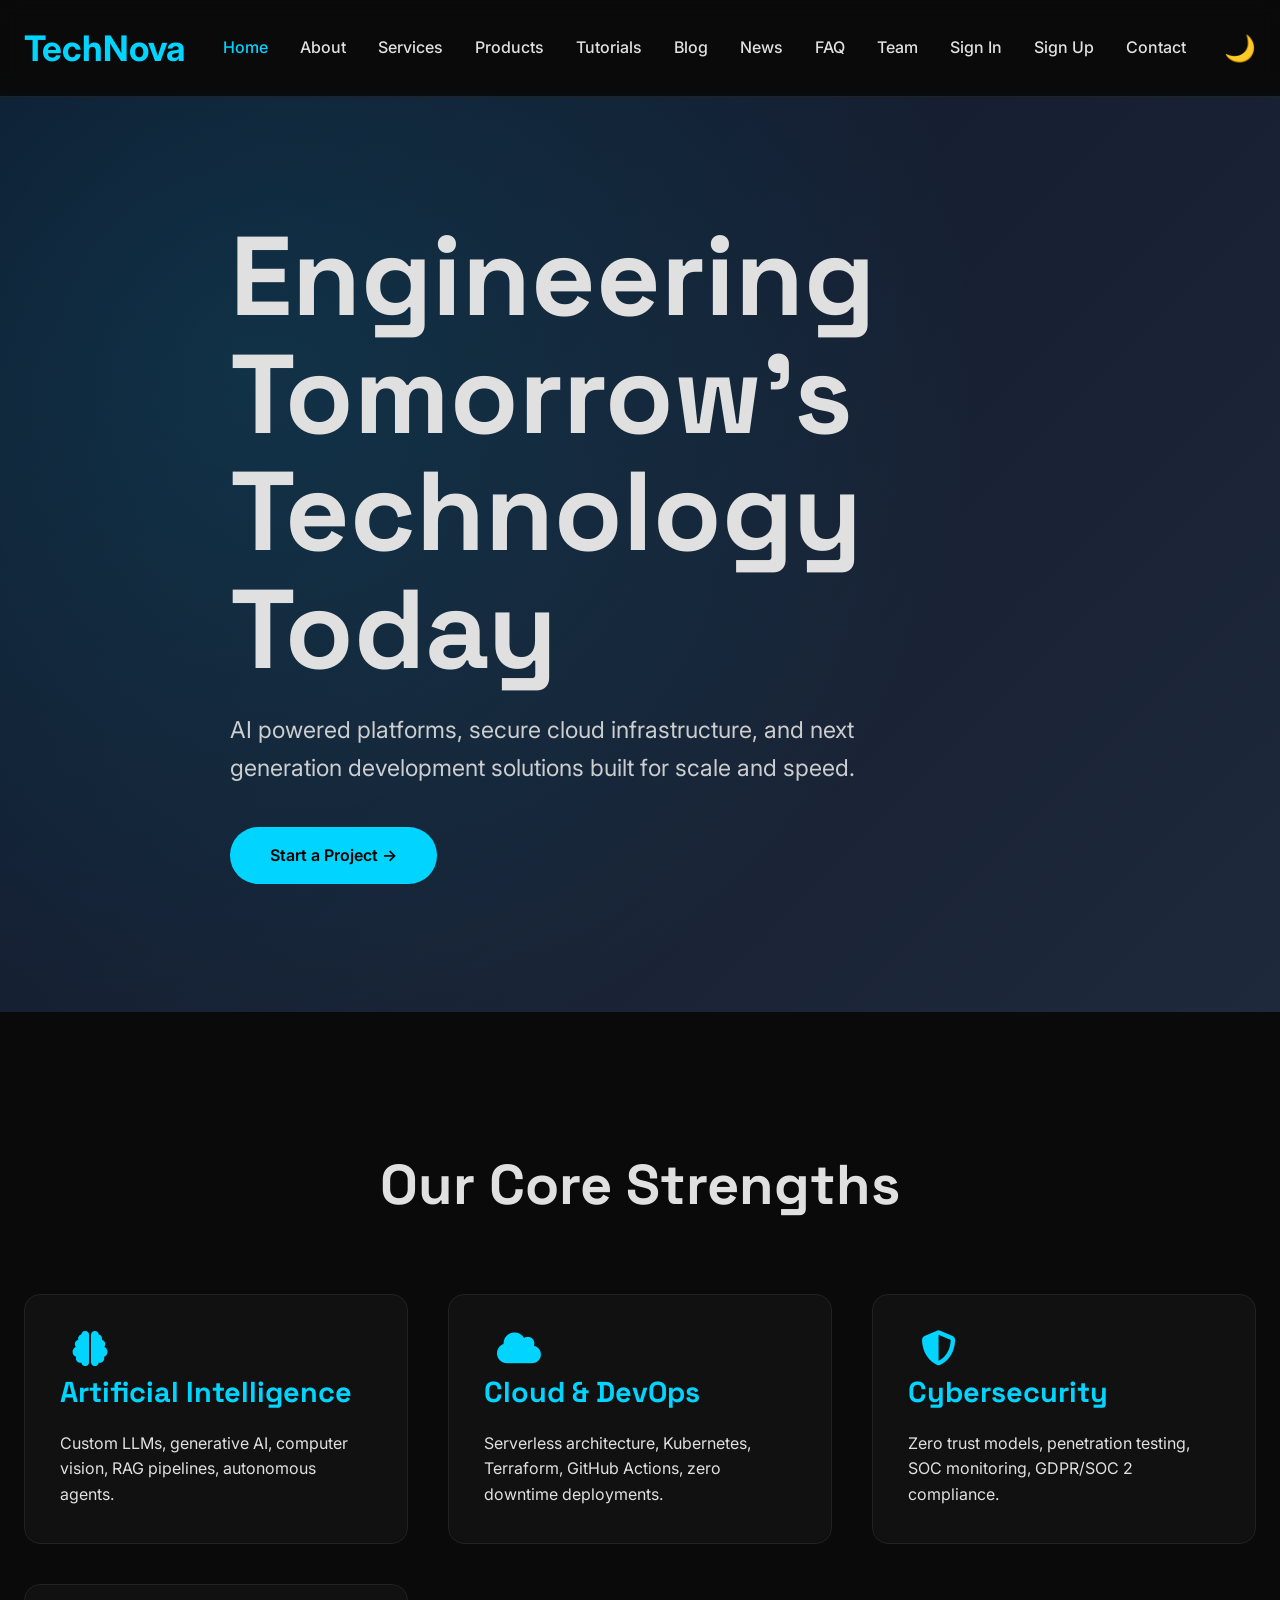
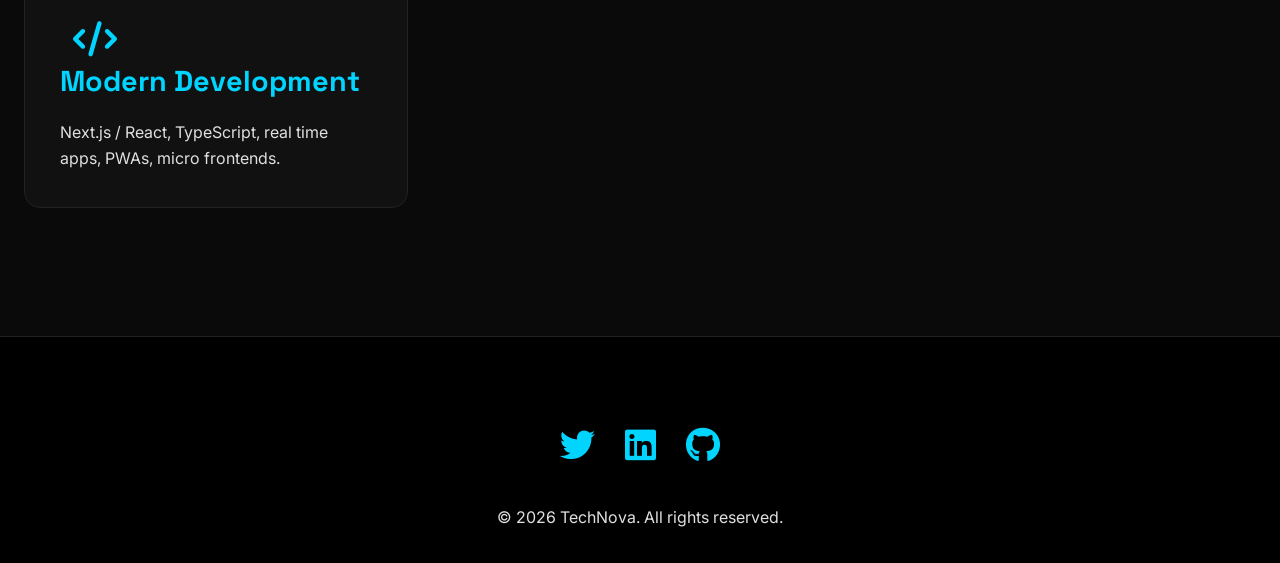
<file: index.html>
<!DOCTYPE html>
<html lang="en">
<head>
  <meta charset="UTF-8" />
  <meta name="viewport" content="width=device-width, initial-scale=1.0"/>
  <title>TechNova – Intelligent Technology Solutions</title>
  <meta name="description" content="AI, Cloud, Cybersecurity and Modern Software Development"/>
  <link rel="preconnect" href="https://fonts.googleapis.com">
  <link rel="preconnect" href="https://fonts.gstatic.com" crossorigin>
  <link href="https://fonts.googleapis.com/css2?family=Inter:wght@300;400;500;600;700&family=Space+Grotesk:wght@500;600;700&display=swap" rel="stylesheet">
  <link rel="stylesheet" href="https://cdnjs.cloudflare.com/ajax/libs/font-awesome/6.5.0/css/all.min.css">
  <link href="https://unpkg.com/aos@2.3.1/dist/aos.css" rel="stylesheet">
  <link rel="stylesheet" href="style.css">
</head>
<body>

  <header>
  <div class="container">
    <nav style="display: flex; justify-content: space-between; align-items: center; padding: 1.25rem 0;">
      
      <!-- Left corner: TechNova logo -->
      <a href="index.html" class="logo" style="font-size: 2.2rem; font-weight: 700; color: var(--accent); text-decoration: none;">
        TechNova
      </a>

      <!-- Center: Navigation links (spaced evenly) -->
      <div class="nav-links" style="display: flex; align-items: center; gap: 2rem; flex-wrap: wrap; justify-content: center;">
        <a href="index.html">Home</a>
        <a href="about.html">About</a>
        <a href="services.html">Services</a>
        <a href="products.html">Products</a>
        <a href="tutorials.html">Tutorials</a>
        <a href="blog.html">Blog</a>
        <a href="news.html">News</a>
        <a href="faq.html">FAQ</a>
        <a href="team.html">Team</a>
        <a href="signin.html">Sign In</a>
        <a href="signup.html">Sign Up</a>
        <a href="contact.html">Contact</a>
      </div>

      <!-- Right corner: Theme toggle (moon icon) -->
      <button class="theme-toggle" style="background: none; border: none; font-size: 1.6rem; cursor: pointer; color: var(--text);">
        🌙
      </button>

      <!-- Hamburger menu (only visible on mobile) -->
      <div class="hamburger">
        <span></span>
        <span></span>
        <span></span>
      </div>
    </nav>
  </div>
</header>

  <main>
    <section class="hero" data-aos="fade-up">
      <div class="container">
        <div class="hero-content">
          <h1 class="hero-title">Engineering Tomorrow's Technology Today</h1>
          <p class="hero-subtitle">AI powered platforms, secure cloud infrastructure, and next generation development solutions built for scale and speed.</p>
          <a href="contact.html" class="btn">Start a Project →</a>
        </div>
      </div>
    </section>

    <section id="features">
      <div class="container">
        <h2 data-aos="fade-up">Our Core Strengths</h2>
        <div class="grid">
          <div class="card" data-aos="fade-up" data-aos-delay="100">
            <i class="fas fa-brain fa-icon"></i>
            <h3>Artificial Intelligence</h3>
            <p>Custom LLMs, generative AI, computer vision, RAG pipelines, autonomous agents.</p>
          </div>
          <div class="card" data-aos="fade-up" data-aos-delay="200">
            <i class="fas fa-cloud fa-icon"></i>
            <h3>Cloud & DevOps</h3>
            <p>Serverless architecture, Kubernetes, Terraform, GitHub Actions, zero downtime deployments.</p>
          </div>
          <div class="card" data-aos="fade-up" data-aos-delay="300">
            <i class="fas fa-shield-alt fa-icon"></i>
            <h3>Cybersecurity</h3>
            <p>Zero trust models, penetration testing, SOC monitoring, GDPR/SOC 2 compliance.</p>
          </div>
          <div class="card" data-aos="fade-up" data-aos-delay="400">
            <i class="fas fa-code fa-icon"></i>
            <h3>Modern Development</h3>
            <p>Next.js / React, TypeScript, real time apps, PWAs, micro frontends.</p>
          </div>
        </div>
      </div>
    </section>
  </main>

 <footer>
    <div class="container">
      <div style="margin-bottom: 2rem;">
        <a href="https://x.com/keyani_302" class="fa-icon" target="_blank" rel="noopener noreferrer"><i class="fab fa-twitter"></i></a>
        <a href="https://www.linkedin.com/in/muneeb-iftikhar-cs/" class="fa-icon" target="_blank" rel="noopener noreferrer"><i class="fab fa-linkedin"></i></a>
        <a href="https://github.com/Muneeb-software" class="fa-icon" target="_blank" rel="noopener noreferrer"><i class="fab fa-github"></i></a>
      </div>
      <p>© 2026 TechNova. All rights reserved.</p>
    </div>
  </footer>

  <script src="https://unpkg.com/aos@2.3.1/dist/aos.js"></script>
  <script>
    AOS.init({ duration: 800, once: true });
  </script>
  <script src="script.js"></script>
</body>
</html>
</file>
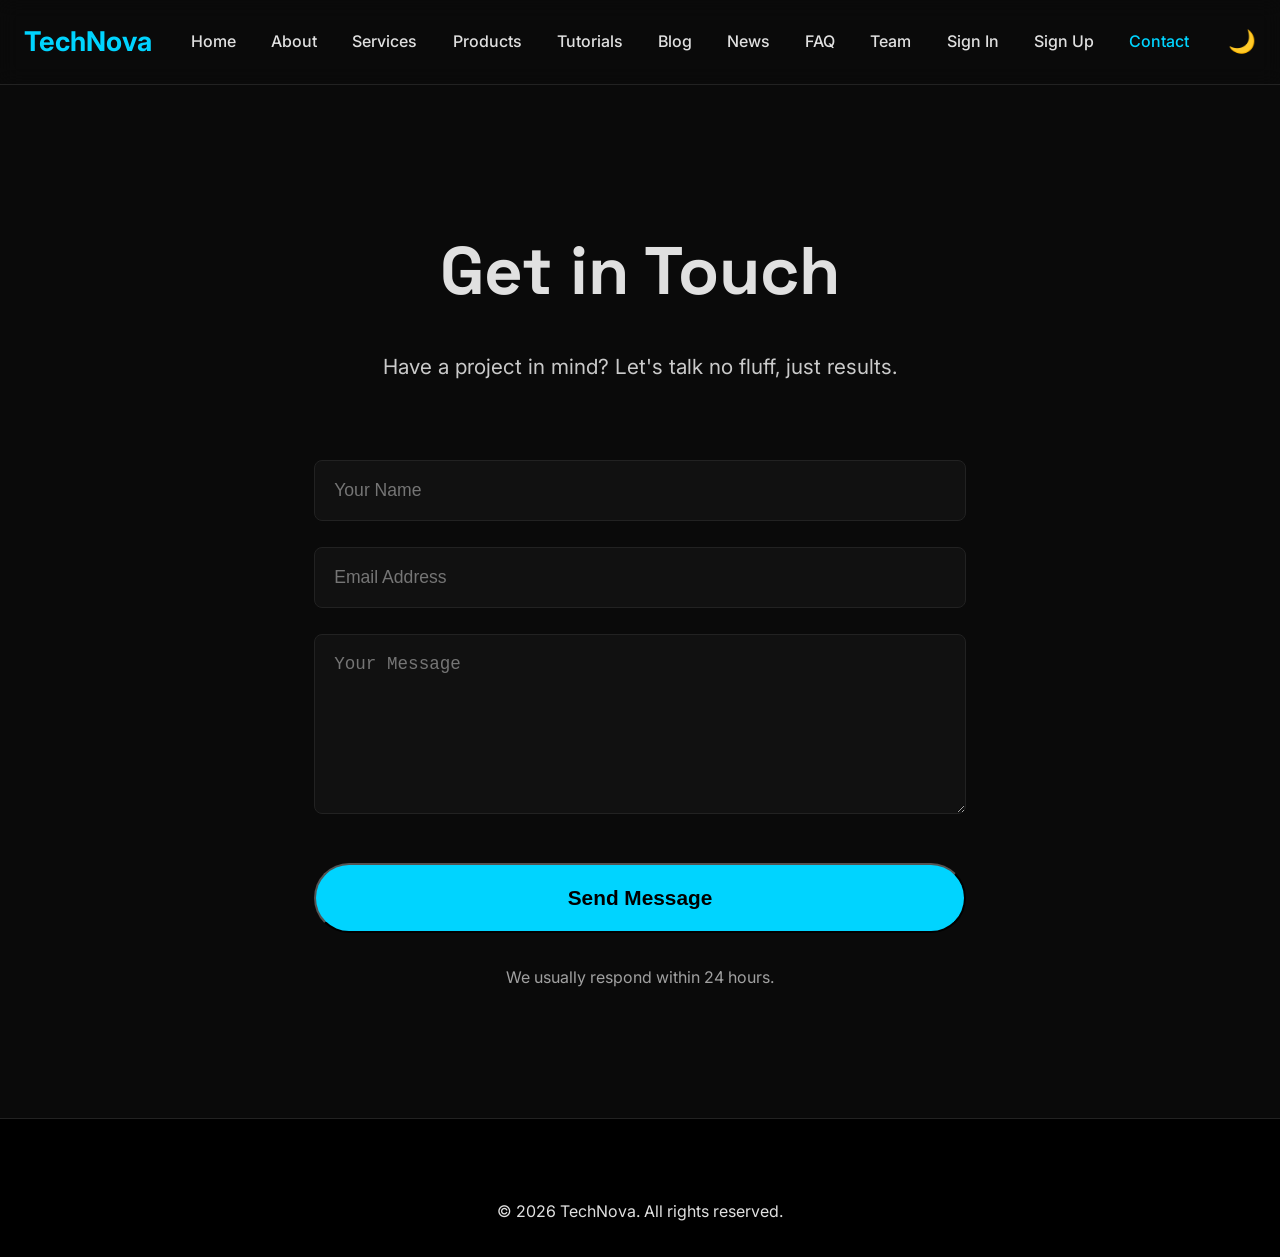
<file: contact.html>
<!DOCTYPE html>
<html lang="en">
<head>
  <meta charset="UTF-8" />
  <meta name="viewport" content="width=device-width, initial-scale=1.0"/>
  <title>Contact Us – TechNova</title>
  <link rel="preconnect" href="https://fonts.googleapis.com">
  <link rel="preconnect" href="https://fonts.gstatic.com" crossorigin>
  <link href="https://fonts.googleapis.com/css2?family=Inter:wght@300;400;500;600;700&family=Space+Grotesk:wght@500;600;700&display=swap" rel="stylesheet">
  <link rel="stylesheet" href="https://cdnjs.cloudflare.com/ajax/libs/font-awesome/6.5.0/css/all.min.css">
  <link href="https://unpkg.com/aos@2.3.1/dist/aos.css" rel="stylesheet">
  <link rel="stylesheet" href="style.css">
</head>
<body>

<header>
    <div class="container">
      <nav>
        <a href="index.html" class="logo">TechNova</a>
        <div class="nav-links">
          <a href="index.html">Home</a>
          <a href="about.html">About</a>
          <a href="services.html">Services</a>
          <a href="products.html">Products</a>
          <a href="tutorials.html">Tutorials</a>
          <a href="blog.html">Blog</a>
          <a href="news.html">News</a>
          <a href="faq.html">FAQ</a>
          <a href="team.html">Team</a>
          <a href="signin.html">Sign In</a>
          <a href="signup.html">Sign Up</a>
          <a href="contact.html">Contact</a>
        </div>
        <div class="hamburger">
          <span></span>
          <span></span>
          <span></span>
        </div>
        <button class="theme-toggle">🌙</button>
      </nav>
    </div>
  </header>

  <main>
    <section style="padding-top: 8rem;">
      <div class="container" style="max-width: 700px;">
        <h1 data-aos="fade-up" style="font-size: 4.2rem; text-align:center; margin-bottom: 1.5rem;">Get in Touch</h1>
        <p data-aos="fade-up" data-aos-delay="100" style="text-align:center; font-size:1.3rem; margin-bottom: 4rem; opacity:0.9;">
          Have a project in mind? Let's talk no fluff, just results.
        </p>

        <form data-aos="fade-up" data-aos-delay="200" action="https://formspree.io/f/YOUR_FORMSPREE_ID" method="POST">
          <input type="text" name="name" placeholder="Your Name" required style="width:100%; padding:1.2rem; margin:0.8rem 0; border-radius:8px; border:1px solid var(--border); background:var(--card); color:var(--text); font-size:1.1rem;">
          <input type="email" name="email" placeholder="Email Address" required style="width:100%; padding:1.2rem; margin:0.8rem 0; border-radius:8px; border:1px solid var(--border); background:var(--card); color:var(--text); font-size:1.1rem;">
          <textarea name="message" placeholder="Your Message" rows="7" required style="width:100%; padding:1.2rem; margin:0.8rem 0; border-radius:8px; border:1px solid var(--border); background:var(--card); color:var(--text); font-size:1.1rem;"></textarea>
          <button type="submit" class="btn" style="margin-top:1.8rem; width:100%; font-size:1.3rem; padding:1.3rem;">Send Message</button>
        </form>

        <p style="text-align:center; margin-top:2rem; opacity:0.7;">We usually respond within 24 hours.</p>
      </div>
    </section>
  </main>

  <footer>
    <div class="container">
      <p>© 2026 TechNova. All rights reserved.</p>
    </div>
  </footer>

  <script src="https://unpkg.com/aos@2.3.1/dist/aos.js"></script>
  <script>AOS.init({ duration: 800, once: true });</script>
  <script src="script.js"></script>
</body>
</html>
</file>
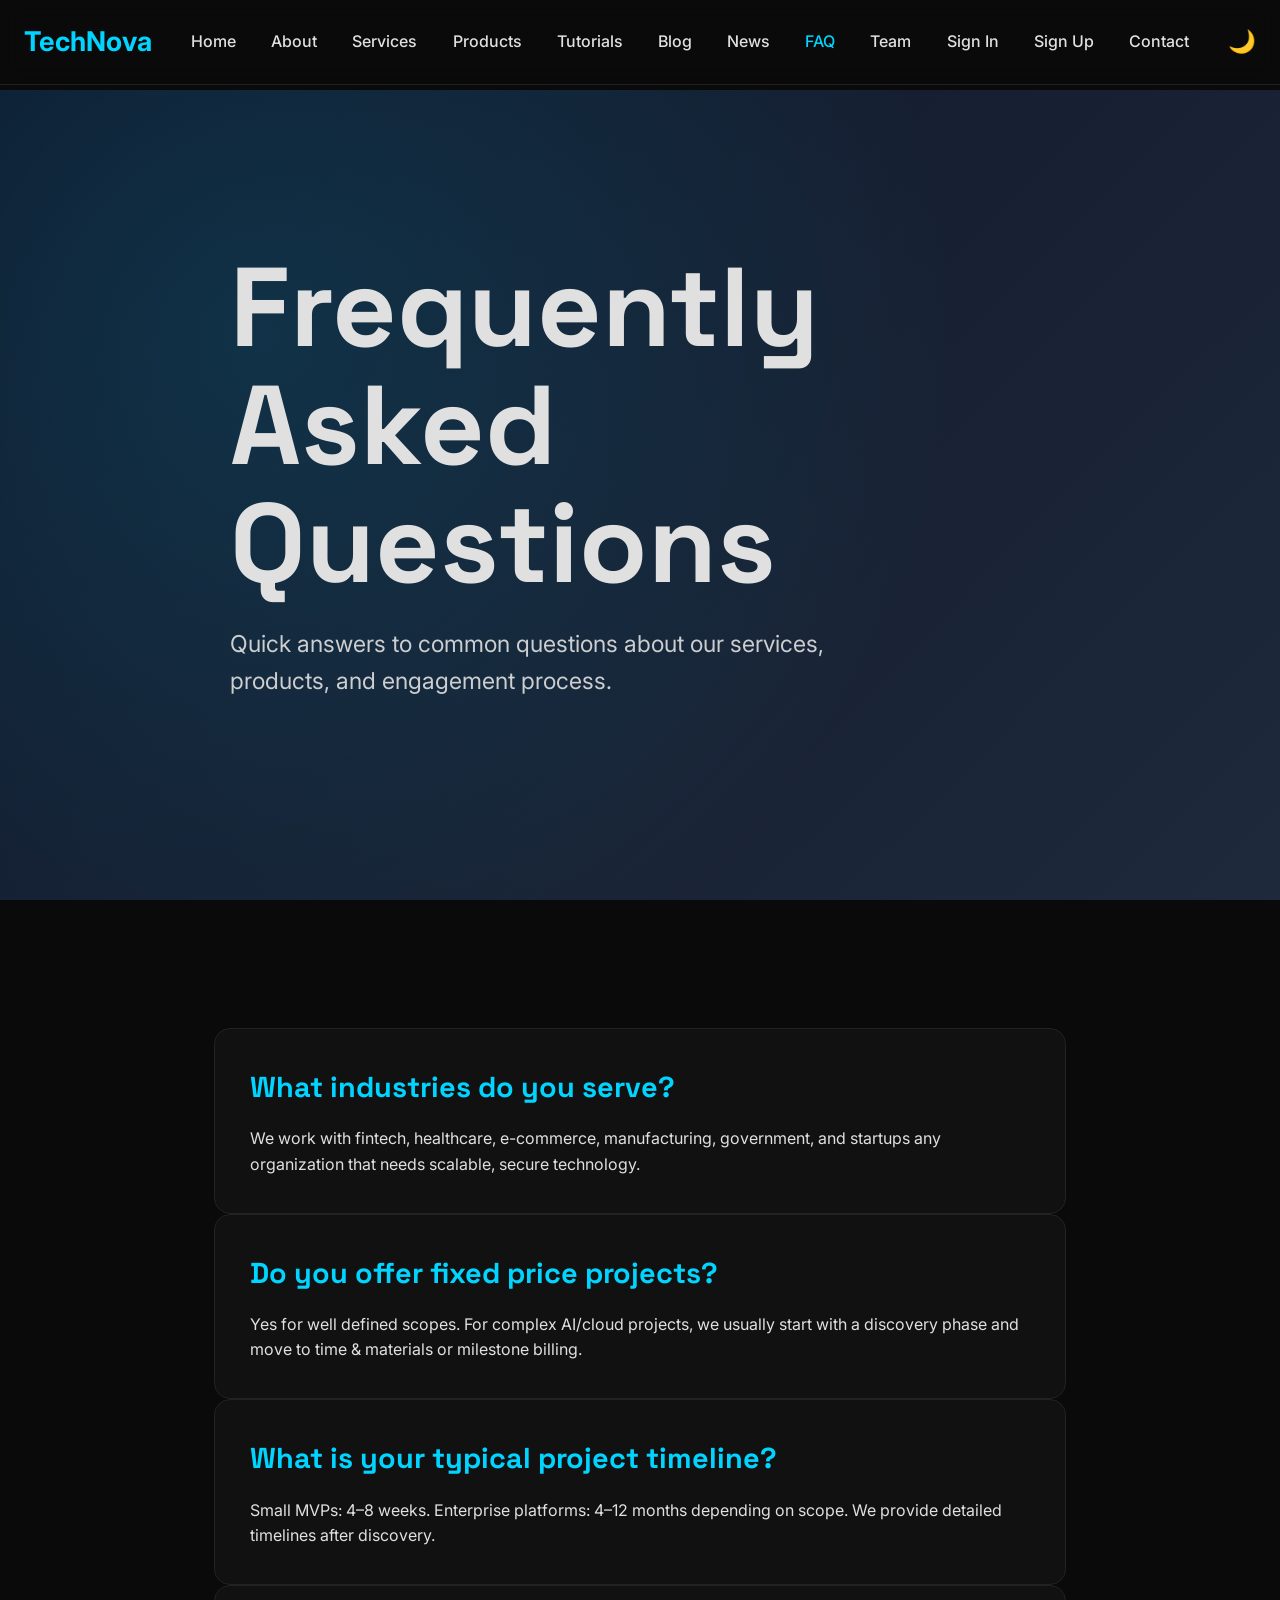
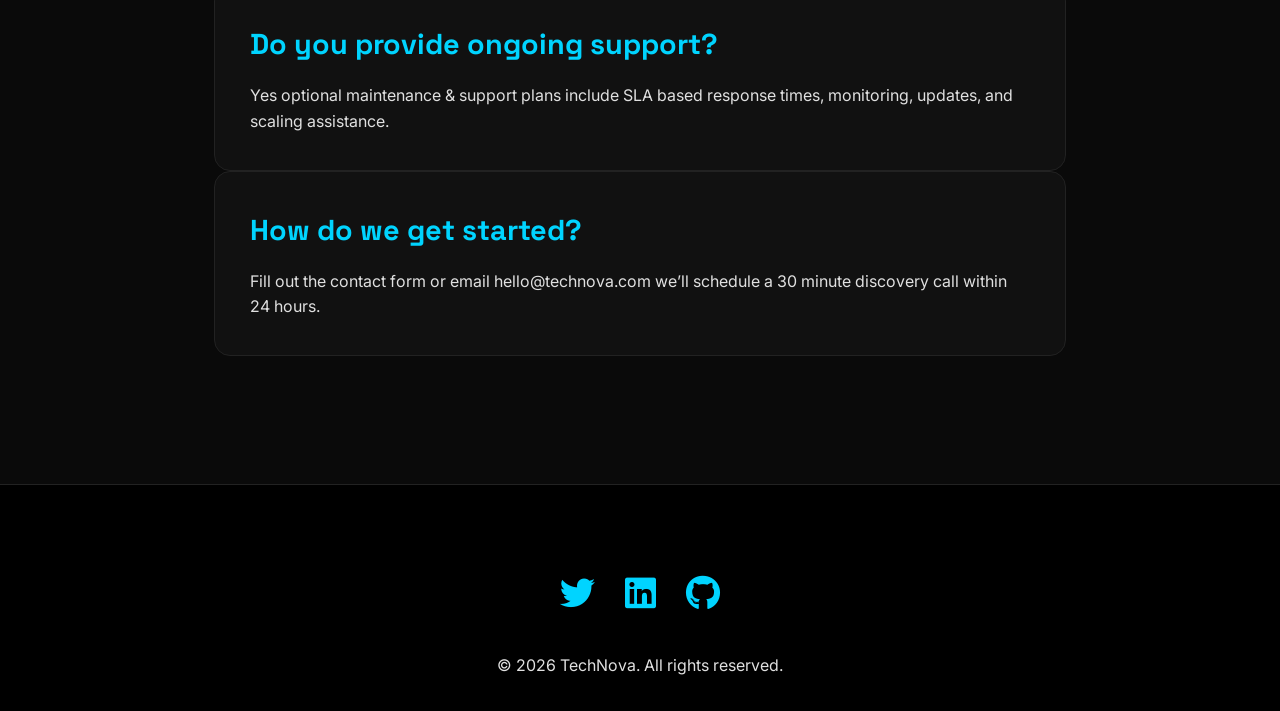
<file: faq.html>
<!DOCTYPE html>
<html lang="en">
<head>
  <meta charset="UTF-8" />
  <meta name="viewport" content="width=device-width, initial-scale=1.0"/>
  <title>FAQ – TechNova</title>
  <link rel="preconnect" href="https://fonts.googleapis.com">
  <link rel="preconnect" href="https://fonts.gstatic.com" crossorigin>
  <link href="https://fonts.googleapis.com/css2?family=Inter:wght@300;400;500;600;700&family=Space+Grotesk:wght@500;600;700&display=swap" rel="stylesheet">
  <link rel="stylesheet" href="https://cdnjs.cloudflare.com/ajax/libs/font-awesome/6.5.0/css/all.min.css">
  <link href="https://unpkg.com/aos@2.3.1/dist/aos.css" rel="stylesheet">
  <link rel="stylesheet" href="style.css">
</head>
<body>

 <header>
    <div class="container">
      <nav>
        <a href="index.html" class="logo">TechNova</a>
        <div class="nav-links">
          <a href="index.html">Home</a>
          <a href="about.html">About</a>
          <a href="services.html">Services</a>
          <a href="products.html">Products</a>
          <a href="tutorials.html">Tutorials</a>
          <a href="blog.html">Blog</a>
          <a href="news.html">News</a>
          <a href="faq.html">FAQ</a>
          <a href="team.html">Team</a>
          <a href="signin.html">Sign In</a>
          <a href="signup.html">Sign Up</a>
          <a href="contact.html">Contact</a>
        </div>
        <div class="hamburger">
          <span></span>
          <span></span>
          <span></span>
        </div>
        <button class="theme-toggle">🌙</button>
      </nav>
    </div>
  </header>

  <main>
    <section class="hero" data-aos="fade-up">
      <div class="container">
        <div class="hero-content">
          <h1 class="hero-title">Frequently Asked Questions</h1>
          <p class="hero-subtitle">Quick answers to common questions about our services, products, and engagement process.</p>
        </div>
      </div>
    </section>

    <section>
      <div class="container" style="max-width: 900px;">
        <div class="card" data-aos="fade-up">
          <h3>What industries do you serve?</h3>
          <p>We work with fintech, healthcare, e-commerce, manufacturing, government, and startups any organization that needs scalable, secure technology.</p>
        </div>
        <div class="card" data-aos="fade-up" data-aos-delay="100">
          <h3>Do you offer fixed price projects?</h3>
          <p>Yes for well defined scopes. For complex AI/cloud projects, we usually start with a discovery phase and move to time & materials or milestone billing.</p>
        </div>
        <div class="card" data-aos="fade-up" data-aos-delay="200">
          <h3>What is your typical project timeline?</h3>
          <p>Small MVPs: 4–8 weeks. Enterprise platforms: 4–12 months depending on scope. We provide detailed timelines after discovery.</p>
        </div>
        <div class="card" data-aos="fade-up" data-aos-delay="300">
          <h3>Do you provide ongoing support?</h3>
          <p>Yes optional maintenance & support plans include SLA based response times, monitoring, updates, and scaling assistance.</p>
        </div>
        <div class="card" data-aos="fade-up" data-aos-delay="400">
          <h3>How do we get started?</h3>
          <p>Fill out the contact form or email hello@technova.com we’ll schedule a 30 minute discovery call within 24 hours.</p>
        </div>
      </div>
    </section>
  </main>

  <footer>
    <div class="container">
      <div style="margin-bottom: 2rem;">
        <a href="https://x.com/keyani_302" class="fa-icon" target="_blank" rel="noopener noreferrer"><i class="fab fa-twitter"></i></a>
        <a href="https://www.linkedin.com/in/muneeb-iftikhar-cs/" class="fa-icon" target="_blank" rel="noopener noreferrer"><i class="fab fa-linkedin"></i></a>
        <a href="https://github.com/Muneeb-software" class="fa-icon" target="_blank" rel="noopener noreferrer"><i class="fab fa-github"></i></a>
      </div>
      <p>© 2026 TechNova. All rights reserved.</p>
    </div>
  </footer>

  <script src="https://unpkg.com/aos@2.3.1/dist/aos.js"></script>
  <script>AOS.init({ duration: 800, once: true });</script>
  <script src="script.js"></script>
</body>
</html>
</file>
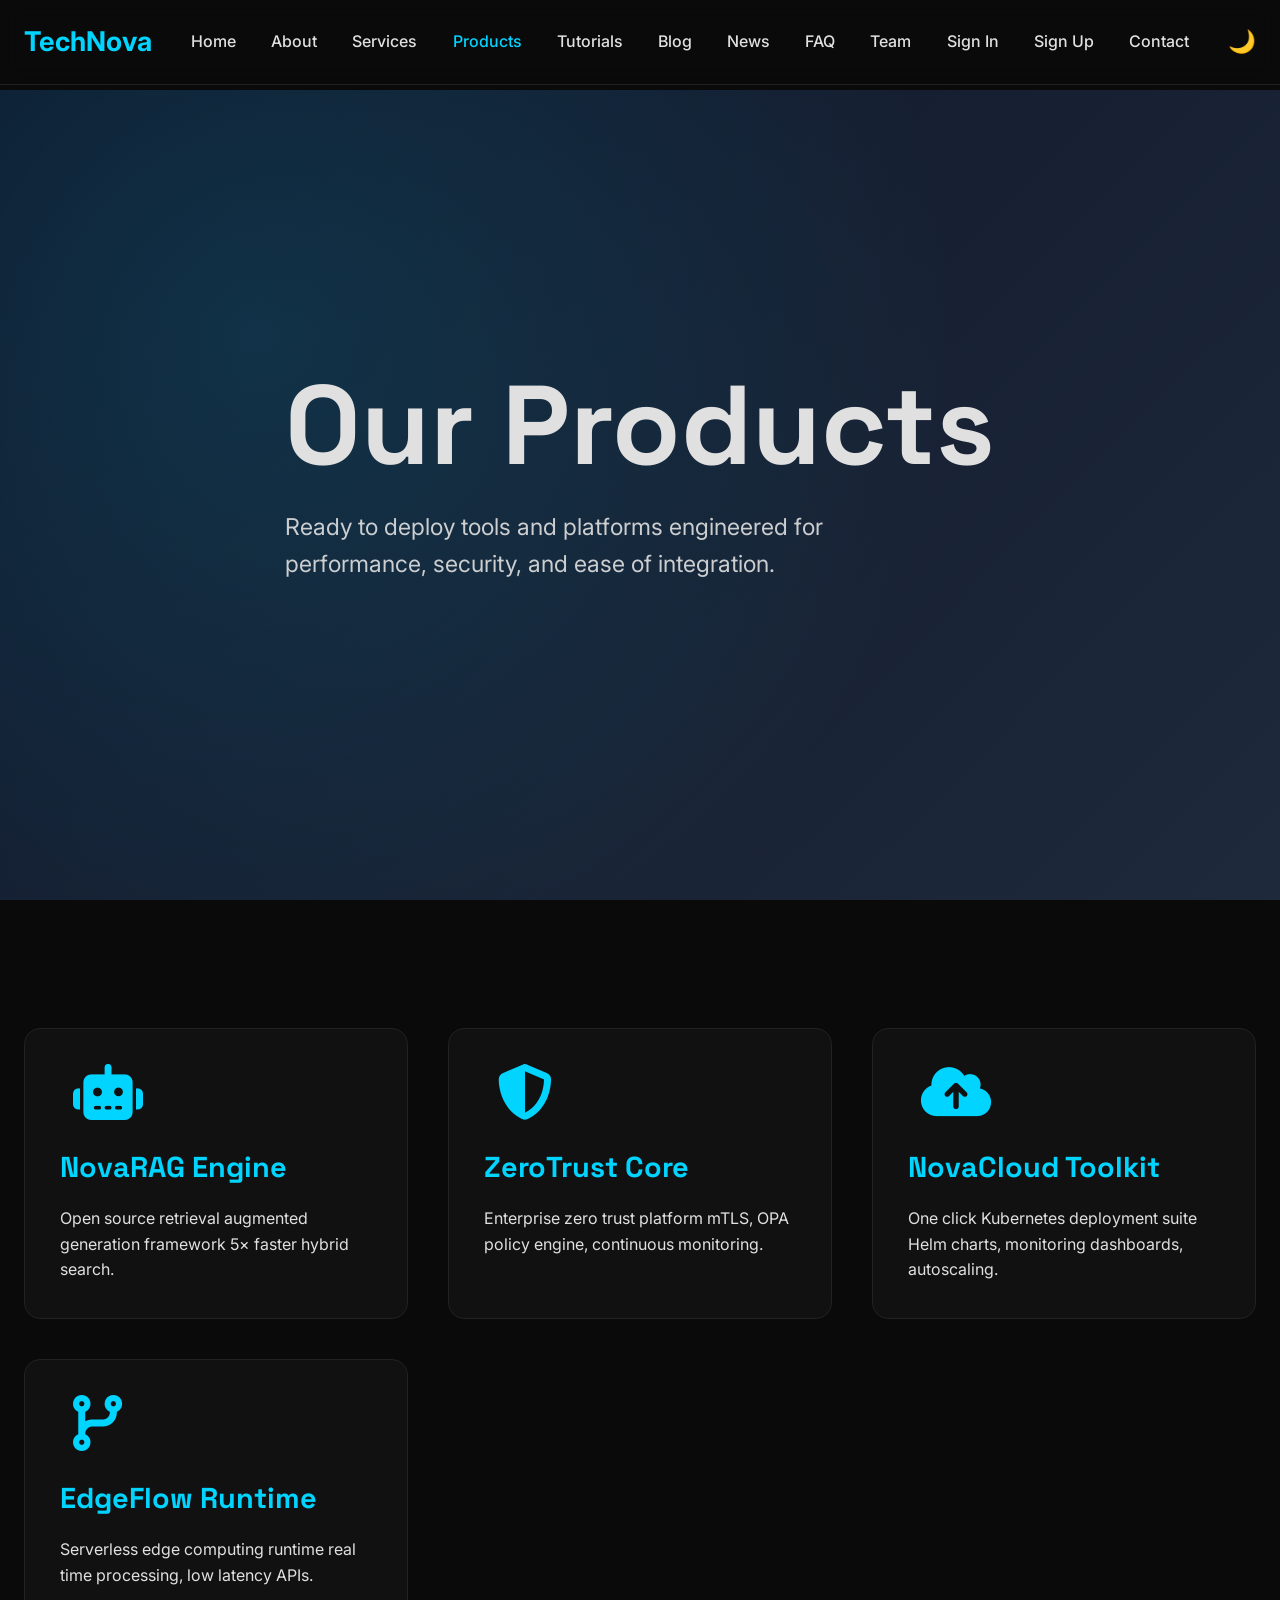
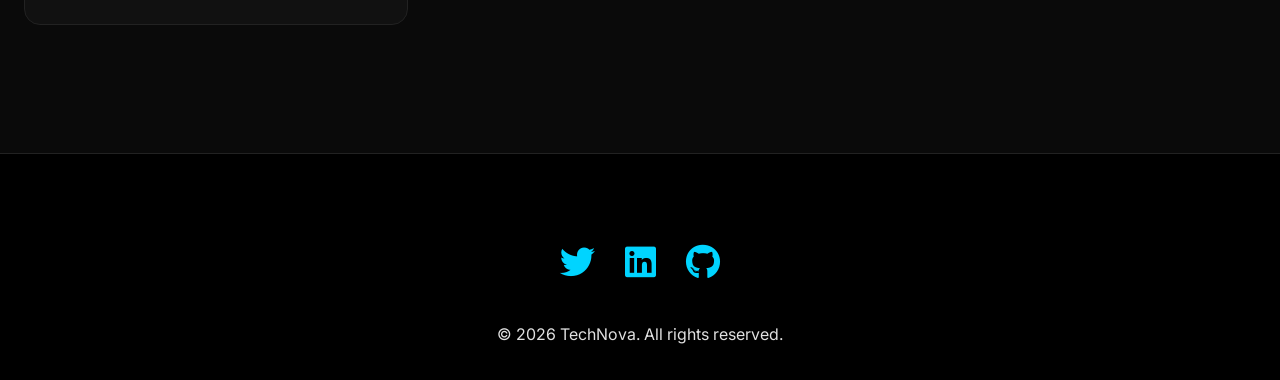
<file: products.html>
<!DOCTYPE html>
<html lang="en">
<head>
  <meta charset="UTF-8" />
  <meta name="viewport" content="width=device-width, initial-scale=1.0"/>
  <title>Products – TechNova</title>
  <link rel="preconnect" href="https://fonts.googleapis.com">
  <link rel="preconnect" href="https://fonts.gstatic.com" crossorigin>
  <link href="https://fonts.googleapis.com/css2?family=Inter:wght@300;400;500;600;700&family=Space+Grotesk:wght@500;600;700&display=swap" rel="stylesheet">
  <link rel="stylesheet" href="https://cdnjs.cloudflare.com/ajax/libs/font-awesome/6.5.0/css/all.min.css">
  <link href="https://unpkg.com/aos@2.3.1/dist/aos.css" rel="stylesheet">
  <link rel="stylesheet" href="style.css">
</head>
<body>

  <header>
    <div class="container">
      <nav>
        <a href="index.html" class="logo">TechNova</a>
        <div class="nav-links">
          <a href="index.html">Home</a>
          <a href="about.html">About</a>
          <a href="services.html">Services</a>
          <a href="products.html">Products</a>
          <a href="tutorials.html">Tutorials</a>
          <a href="blog.html">Blog</a>
          <a href="news.html">News</a>
          <a href="faq.html">FAQ</a>
          <a href="team.html">Team</a>
          <a href="signin.html">Sign In</a>
          <a href="signup.html">Sign Up</a>
          <a href="contact.html">Contact</a>
        </div>
        <div class="hamburger">
          <span></span>
          <span></span>
          <span></span>
        </div>
        <button class="theme-toggle">🌙</button>
      </nav>
    </div>
  </header>

  <main>
    <section class="hero" data-aos="fade-up">
      <div class="container">
        <div class="hero-content">
          <h1 class="hero-title">Our Products</h1>
          <p class="hero-subtitle">Ready to deploy tools and platforms engineered for performance, security, and ease of integration.</p>
        </div>
      </div>
    </section>

    <section>
      <div class="container">
        <div class="grid">
          <div class="card" data-aos="fade-up" data-aos-delay="100">
            <i class="fas fa-robot fa-icon" style="font-size:3.5rem; margin-bottom:1.5rem;"></i>
            <h3>NovaRAG Engine</h3>
            <p>Open source retrieval augmented generation framework  5× faster hybrid search.</p>
          </div>
          <div class="card" data-aos="fade-up" data-aos-delay="200">
            <i class="fas fa-shield-alt fa-icon" style="font-size:3.5rem; margin-bottom:1.5rem;"></i>
            <h3>ZeroTrust Core</h3>
            <p>Enterprise zero trust platform  mTLS, OPA policy engine, continuous monitoring.</p>
          </div>
          <div class="card" data-aos="fade-up" data-aos-delay="300">
            <i class="fas fa-cloud-upload-alt fa-icon" style="font-size:3.5rem; margin-bottom:1.5rem;"></i>
            <h3>NovaCloud Toolkit</h3>
            <p>One click Kubernetes deployment suite  Helm charts, monitoring dashboards, autoscaling.</p>
          </div>
          <div class="card" data-aos="fade-up" data-aos-delay="400">
            <i class="fas fa-code-branch fa-icon" style="font-size:3.5rem; margin-bottom:1.5rem;"></i>
            <h3>EdgeFlow Runtime</h3>
            <p>Serverless edge computing runtime  real time processing, low latency APIs.</p>
          </div>
        </div>
      </div>
    </section>
  </main>

  <footer>
    <div class="container">
      <div style="margin-bottom: 2rem;">
        <a href="https://x.com/keyani_302" class="fa-icon" target="_blank" rel="noopener noreferrer"><i class="fab fa-twitter"></i></a>
        <a href="https://www.linkedin.com/in/muneeb-iftikhar-cs/" class="fa-icon" target="_blank" rel="noopener noreferrer"><i class="fab fa-linkedin"></i></a>
        <a href="https://github.com/Muneeb-software" class="fa-icon" target="_blank" rel="noopener noreferrer"><i class="fab fa-github"></i></a>
      </div>
      <p>© 2026 TechNova. All rights reserved.</p>
    </div>
  </footer>

  <script src="https://unpkg.com/aos@2.3.1/dist/aos.js"></script>
  <script>AOS.init({ duration: 800, once: true });</script>
  <script src="script.js"></script>
</body>
</html>
</file>
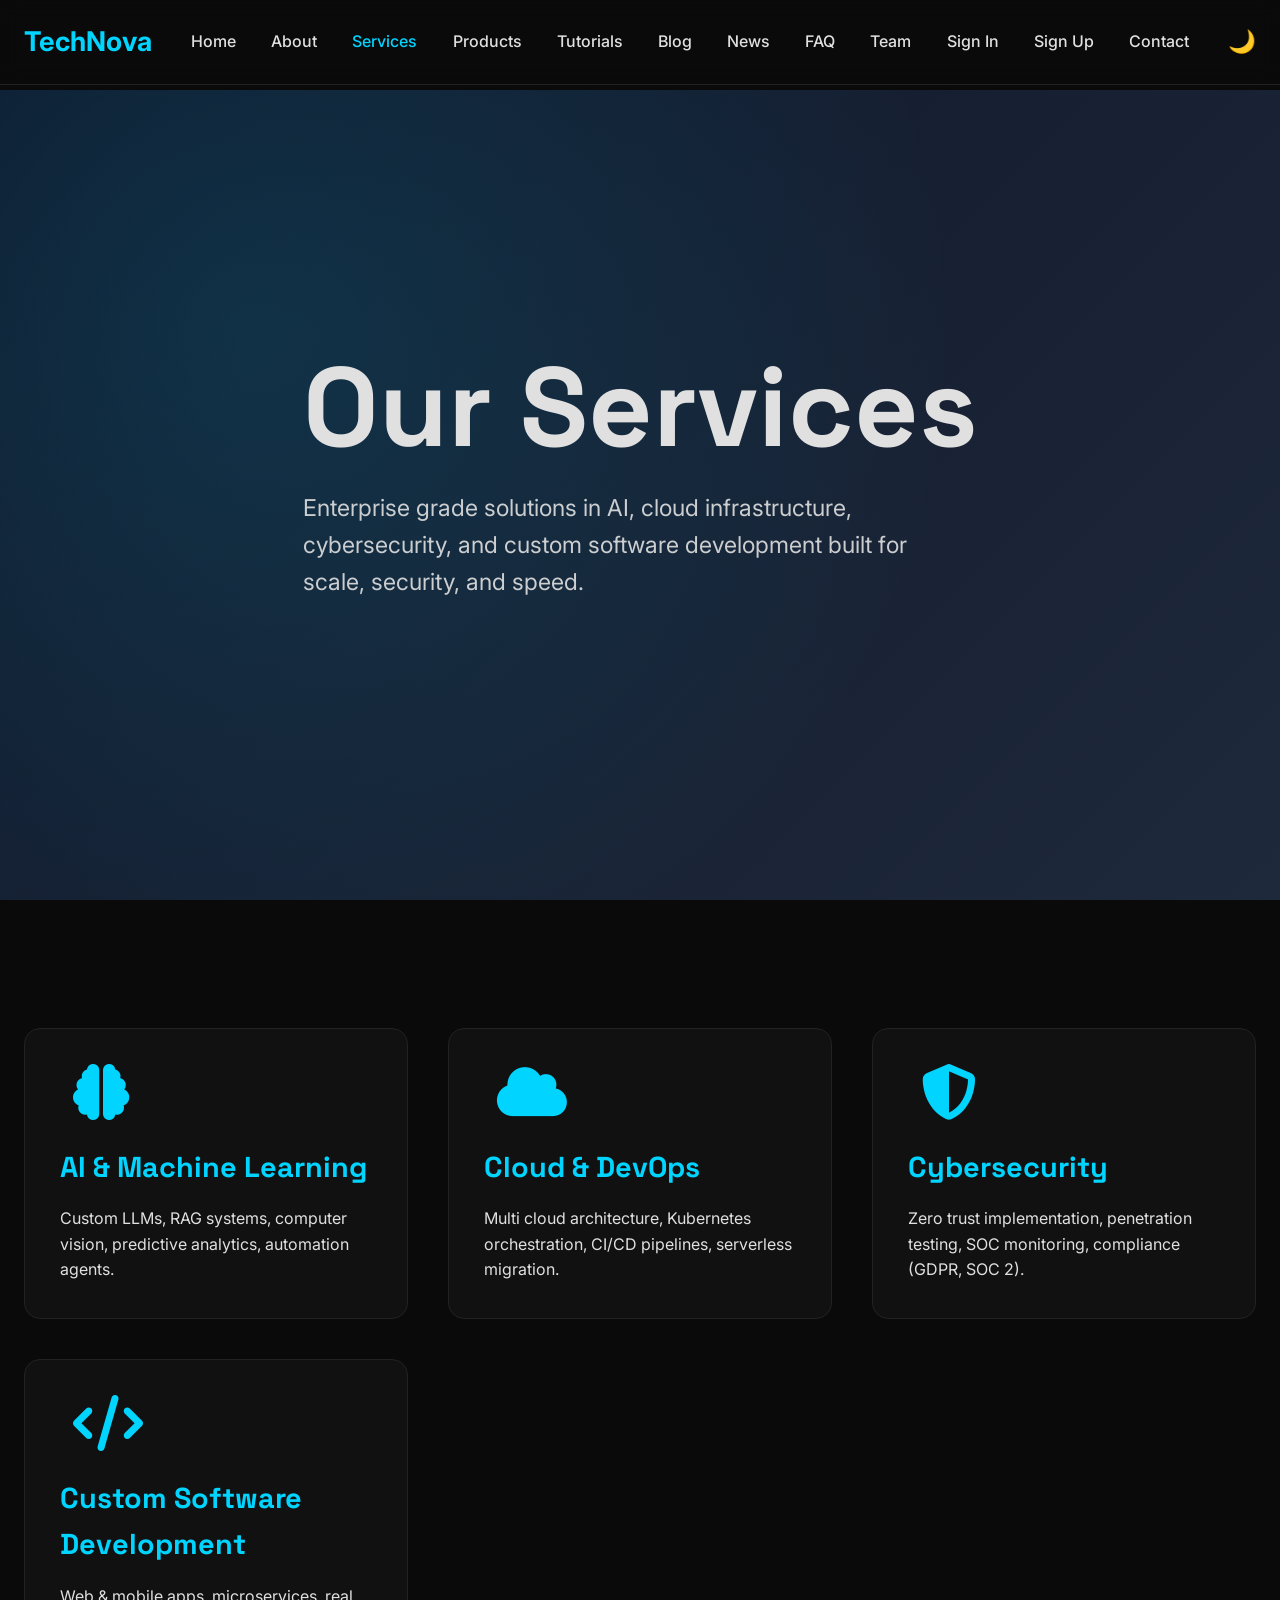
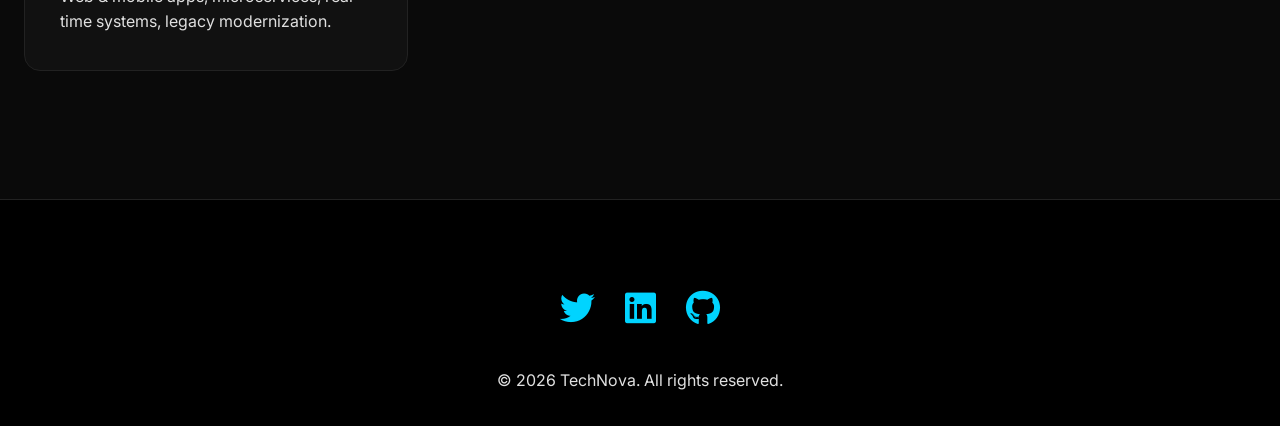
<file: services.html>
<!DOCTYPE html>
<html lang="en">
<head>
  <meta charset="UTF-8" />
  <meta name="viewport" content="width=device-width, initial-scale=1.0"/>
  <title>Services – TechNova</title>
  <link rel="preconnect" href="https://fonts.googleapis.com">
  <link rel="preconnect" href="https://fonts.gstatic.com" crossorigin>
  <link href="https://fonts.googleapis.com/css2?family=Inter:wght@300;400;500;600;700&family=Space+Grotesk:wght@500;600;700&display=swap" rel="stylesheet">
  <link rel="stylesheet" href="https://cdnjs.cloudflare.com/ajax/libs/font-awesome/6.5.0/css/all.min.css">
  <link href="https://unpkg.com/aos@2.3.1/dist/aos.css" rel="stylesheet">
  <link rel="stylesheet" href="style.css">
</head>
<body>

  <header>
    <div class="container">
      <nav>
        <a href="index.html" class="logo">TechNova</a>
        <div class="nav-links">
          <a href="index.html">Home</a>
          <a href="about.html">About</a>
          <a href="services.html">Services</a>
          <a href="products.html">Products</a>
          <a href="tutorials.html">Tutorials</a>
          <a href="blog.html">Blog</a>
          <a href="news.html">News</a>
          <a href="faq.html">FAQ</a>
          <a href="team.html">Team</a>
          <a href="signin.html">Sign In</a>
          <a href="signup.html">Sign Up</a>
          <a href="contact.html">Contact</a>
        </div>
        <div class="hamburger">
          <span></span>
          <span></span>
          <span></span>
        </div>
        <button class="theme-toggle">🌙</button>
      </nav>
    </div>
  </header>

  <main>
    <section class="hero" data-aos="fade-up">
      <div class="container">
        <div class="hero-content">
          <h1 class="hero-title">Our Services</h1>
          <p class="hero-subtitle">Enterprise grade solutions in AI, cloud infrastructure, cybersecurity, and custom software development built for scale, security, and speed.</p>
        </div>
      </div>
    </section>

    <section>
      <div class="container">
        <div class="grid">
          <div class="card" data-aos="fade-up" data-aos-delay="100">
            <i class="fas fa-brain fa-icon" style="font-size:3.5rem; margin-bottom:1.5rem;"></i>
            <h3>AI & Machine Learning</h3>
            <p>Custom LLMs, RAG systems, computer vision, predictive analytics, automation agents.</p>
          </div>
          <div class="card" data-aos="fade-up" data-aos-delay="200">
            <i class="fas fa-cloud fa-icon" style="font-size:3.5rem; margin-bottom:1.5rem;"></i>
            <h3>Cloud & DevOps</h3>
            <p>Multi cloud architecture, Kubernetes orchestration, CI/CD pipelines, serverless migration.</p>
          </div>
          <div class="card" data-aos="fade-up" data-aos-delay="300">
            <i class="fas fa-shield-alt fa-icon" style="font-size:3.5rem; margin-bottom:1.5rem;"></i>
            <h3>Cybersecurity</h3>
            <p>Zero trust implementation, penetration testing, SOC monitoring, compliance (GDPR, SOC 2).</p>
          </div>
          <div class="card" data-aos="fade-up" data-aos-delay="400">
            <i class="fas fa-code fa-icon" style="font-size:3.5rem; margin-bottom:1.5rem;"></i>
            <h3>Custom Software Development</h3>
            <p>Web & mobile apps, microservices, real time systems, legacy modernization.</p>
          </div>
        </div>
      </div>
    </section>
  </main>

  <footer>
    <div class="container">
      <div style="margin-bottom: 2rem;">
        <a href="https://x.com/keyani_302" class="fa-icon" target="_blank" rel="noopener noreferrer"><i class="fab fa-twitter"></i></a>
        <a href="https://www.linkedin.com/in/muneeb-iftikhar-cs/" class="fa-icon" target="_blank" rel="noopener noreferrer"><i class="fab fa-linkedin"></i></a>
        <a href="https://github.com/Muneeb-software" class="fa-icon" target="_blank" rel="noopener noreferrer"><i class="fab fa-github"></i></a>
      </div>
      <p>© 2026 TechNova. All rights reserved.</p>
    </div>
  </footer>

  <script src="https://unpkg.com/aos@2.3.1/dist/aos.js"></script>
  <script>AOS.init({ duration: 800, once: true });</script>
  <script src="script.js"></script>
</body>
</html>
</file>
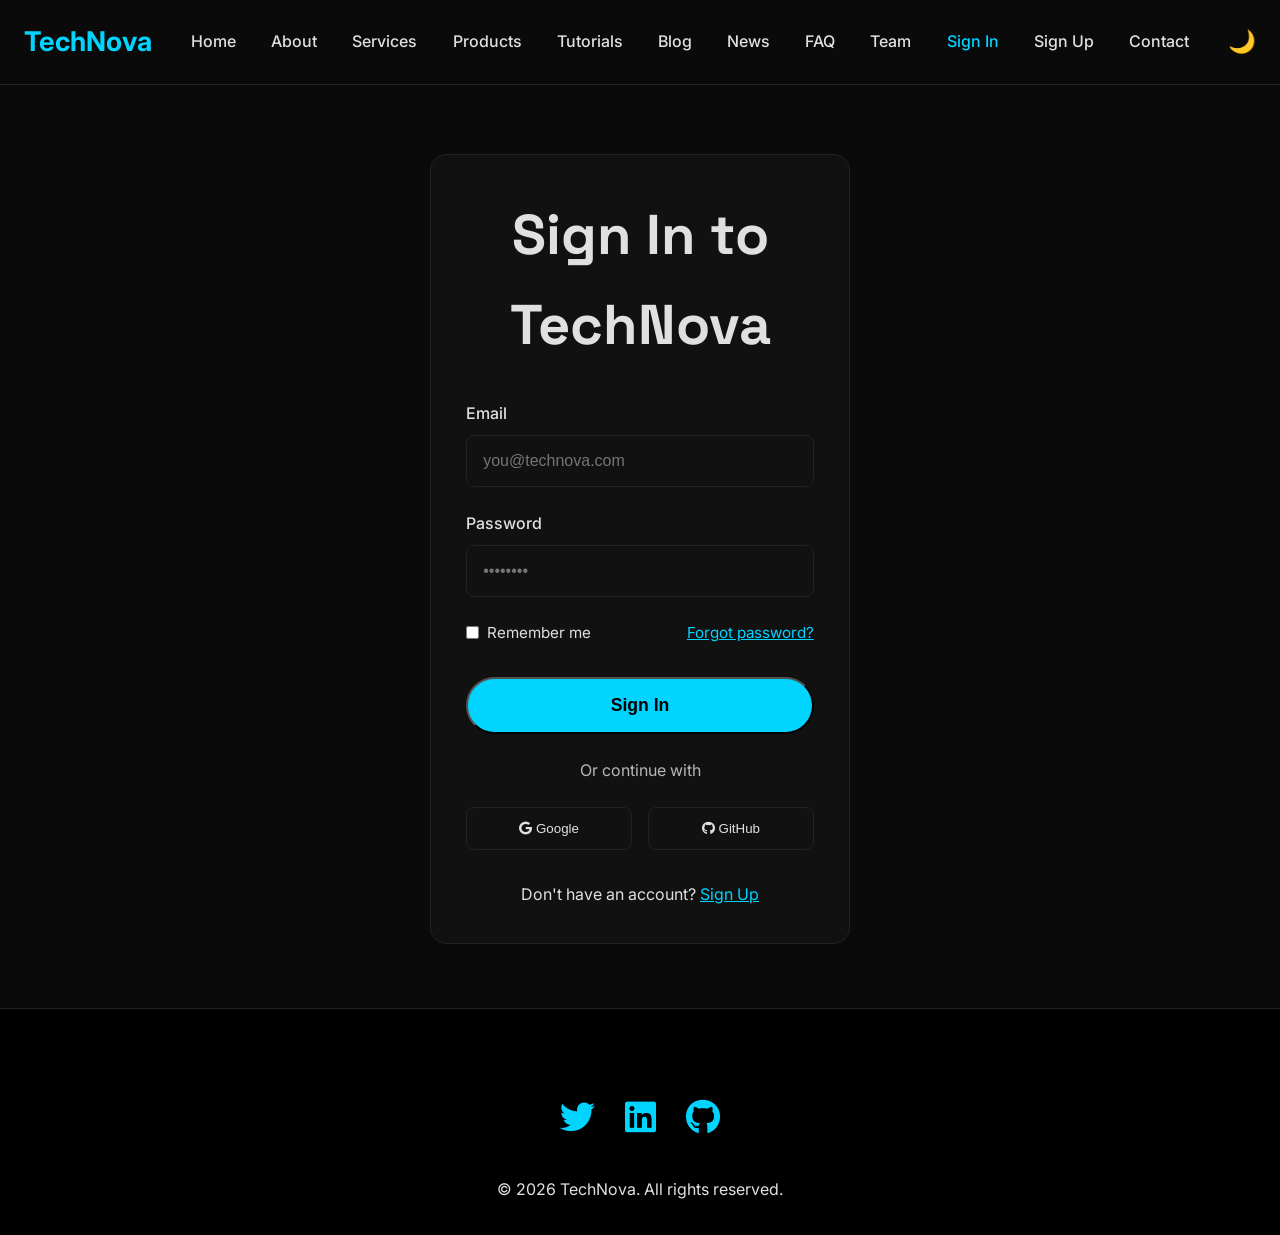
<file: signin.html>
<!DOCTYPE html>
<html lang="en">
<head>
  <meta charset="UTF-8" />
  <meta name="viewport" content="width=device-width, initial-scale=1.0"/>
  <title>Sign In – TechNova</title>
  <link rel="preconnect" href="https://fonts.googleapis.com">
  <link rel="preconnect" href="https://fonts.gstatic.com" crossorigin>
  <link href="https://fonts.googleapis.com/css2?family=Inter:wght@300;400;500;600;700&family=Space+Grotesk:wght@500;600;700&display=swap" rel="stylesheet">
  <link rel="stylesheet" href="https://cdnjs.cloudflare.com/ajax/libs/font-awesome/6.5.0/css/all.min.css">
  <link href="https://unpkg.com/aos@2.3.1/dist/aos.css" rel="stylesheet">
  <link rel="stylesheet" href="style.css">
</head>
<body>

  <header>
    <div class="container">
      <nav>
        <a href="index.html" class="logo">TechNova</a>
        <div class="nav-links">
          <a href="index.html">Home</a>
          <a href="about.html">About</a>
          <a href="services.html">Services</a>
          <a href="products.html">Products</a>
          <a href="tutorials.html">Tutorials</a>
          <a href="blog.html">Blog</a>
          <a href="news.html">News</a>
          <a href="faq.html">FAQ</a>
          <a href="team.html">Team</a>
          <a href="signin.html">Sign In</a>
          <a href="signup.html">Sign Up</a>
          <a href="contact.html">Contact</a>
        </div>
        <div class="hamburger">
          <span></span>
          <span></span>
          <span></span>
        </div>
        <button class="theme-toggle">🌙</button>
      </nav>
    </div>
  </header>

  <main>
    <section style="min-height: 80vh; display: flex; align-items: center; justify-content: center; padding: 4rem 1rem;">
      <div class="card" style="max-width: 420px; width: 100%;" data-aos="fade-up">
        <h2 style="text-align: center; margin-bottom: 2rem;">Sign In to TechNova</h2>
        
        <form>
          <div style="margin-bottom: 1.5rem;">
            <label for="email" style="display: block; margin-bottom: 0.5rem; font-weight: 500;">Email</label>
            <input type="email" id="email" placeholder="you@technova.com" required style="width: 100%; padding: 1rem; border: 1px solid var(--border); border-radius: 0.5rem; background: var(--card); color: var(--text); font-size: 1rem;">
          </div>

          <div style="margin-bottom: 1.5rem;">
            <label for="password" style="display: block; margin-bottom: 0.5rem; font-weight: 500;">Password</label>
            <input type="password" id="password" placeholder="••••••••" required style="width: 100%; padding: 1rem; border: 1px solid var(--border); border-radius: 0.5rem; background: var(--card); color: var(--text); font-size: 1rem;">
          </div>

          <div style="display: flex; justify-content: space-between; align-items: center; margin-bottom: 2rem; font-size: 0.95rem;">
            <label style="display: flex; align-items: center; gap: 0.5rem;">
              <input type="checkbox"> Remember me
            </label>
            <a href="#" style="color: var(--accent);">Forgot password?</a>
          </div>

          <button type="submit" class="btn" style="width: 100%; padding: 1rem; font-size: 1.1rem;">Sign In</button>
        </form>

        <p style="text-align: center; margin: 1.5rem 0; opacity: 0.8;">Or continue with</p>

        <div style="display: flex; gap: 1rem; justify-content: center;">
          <button style="flex: 1; padding: 0.8rem; background: #111; border: 1px solid var(--border); border-radius: 0.5rem; color: var(--text); cursor: pointer;">
            <i class="fab fa-google"></i> Google
          </button>
          <button style="flex: 1; padding: 0.8rem; background: #111; border: 1px solid var(--border); border-radius: 0.5rem; color: var(--text); cursor: pointer;">
            <i class="fab fa-github"></i> GitHub
          </button>
        </div>

        <p style="text-align: center; margin-top: 2rem;">
          Don't have an account? <a href="signup.html" style="color: var(--accent);">Sign Up</a>
        </p>
      </div>
    </section>
  </main>

  <footer>
    <div class="container">
      <div style="margin-bottom: 2rem;">
        <a href="https://x.com/keyani_302" class="fa-icon" target="_blank" rel="noopener noreferrer"><i class="fab fa-twitter"></i></a>
        <a href="https://www.linkedin.com/in/muneeb-iftikhar-cs/" class="fa-icon" target="_blank" rel="noopener noreferrer"><i class="fab fa-linkedin"></i></a>
        <a href="https://github.com/Muneeb-software" class="fa-icon" target="_blank" rel="noopener noreferrer"><i class="fab fa-github"></i></a>
      </div>
      <p>© 2026 TechNova. All rights reserved.</p>
    </div>
  </footer>

  <script src="https://unpkg.com/aos@2.3.1/dist/aos.js"></script>
  <script>AOS.init({ duration: 800, once: true });</script>
  <script src="script.js"></script>
</body>
</html>
</file>
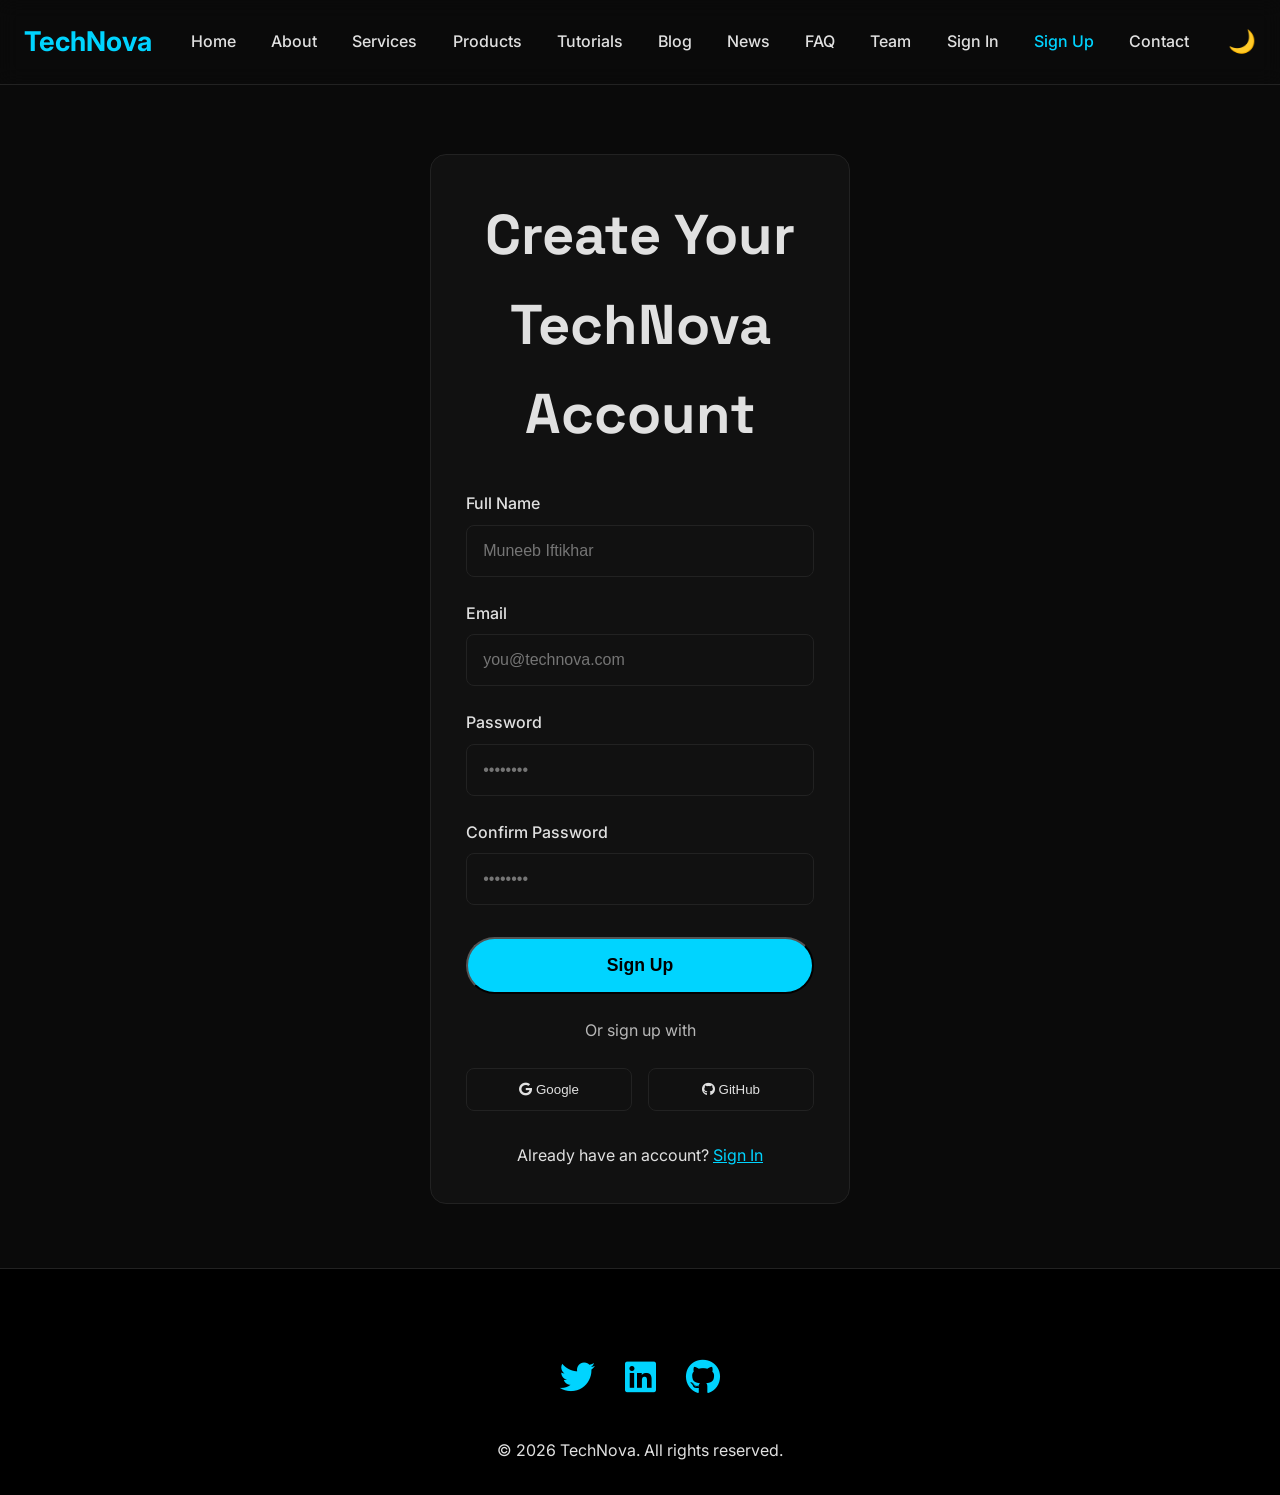
<file: signup.html>
<!DOCTYPE html>
<html lang="en">
<head>
  <meta charset="UTF-8" />
  <meta name="viewport" content="width=device-width, initial-scale=1.0"/>
  <title>Sign Up – TechNova</title>
  <link rel="preconnect" href="https://fonts.googleapis.com">
  <link rel="preconnect" href="https://fonts.gstatic.com" crossorigin>
  <link href="https://fonts.googleapis.com/css2?family=Inter:wght@300;400;500;600;700&family=Space+Grotesk:wght@500;600;700&display=swap" rel="stylesheet">
  <link rel="stylesheet" href="https://cdnjs.cloudflare.com/ajax/libs/font-awesome/6.5.0/css/all.min.css">
  <link href="https://unpkg.com/aos@2.3.1/dist/aos.css" rel="stylesheet">
  <link rel="stylesheet" href="style.css">
</head>
<body>

  <header>
    <div class="container">
      <nav>
        <a href="index.html" class="logo">TechNova</a>
        <div class="nav-links">
          <a href="index.html">Home</a>
          <a href="about.html">About</a>
          <a href="services.html">Services</a>
          <a href="products.html">Products</a>
          <a href="tutorials.html">Tutorials</a>
          <a href="blog.html">Blog</a>
          <a href="news.html">News</a>
          <a href="faq.html">FAQ</a>
          <a href="team.html">Team</a>
          <a href="signin.html">Sign In</a>
          <a href="signup.html">Sign Up</a>
          <a href="contact.html">Contact</a>
        </div>
        <div class="hamburger">
          <span></span>
          <span></span>
          <span></span>
        </div>
        <button class="theme-toggle">🌙</button>
      </nav>
    </div>
  </header>

  <main>
    <section style="min-height: 80vh; display: flex; align-items: center; justify-content: center; padding: 4rem 1rem;">
      <div class="card" style="max-width: 420px; width: 100%;" data-aos="fade-up">
        <h2 style="text-align: center; margin-bottom: 2rem;">Create Your TechNova Account</h2>
        
        <form>
          <div style="margin-bottom: 1.5rem;">
            <label for="name" style="display: block; margin-bottom: 0.5rem; font-weight: 500;">Full Name</label>
            <input type="text" id="name" placeholder="Muneeb Iftikhar" required style="width: 100%; padding: 1rem; border: 1px solid var(--border); border-radius: 0.5rem; background: var(--card); color: var(--text); font-size: 1rem;">
          </div>

          <div style="margin-bottom: 1.5rem;">
            <label for="email" style="display: block; margin-bottom: 0.5rem; font-weight: 500;">Email</label>
            <input type="email" id="email" placeholder="you@technova.com" required style="width: 100%; padding: 1rem; border: 1px solid var(--border); border-radius: 0.5rem; background: var(--card); color: var(--text); font-size: 1rem;">
          </div>

          <div style="margin-bottom: 1.5rem;">
            <label for="password" style="display: block; margin-bottom: 0.5rem; font-weight: 500;">Password</label>
            <input type="password" id="password" placeholder="••••••••" required style="width: 100%; padding: 1rem; border: 1px solid var(--border); border-radius: 0.5rem; background: var(--card); color: var(--text); font-size: 1rem;">
          </div>

          <div style="margin-bottom: 2rem;">
            <label for="confirm-password" style="display: block; margin-bottom: 0.5rem; font-weight: 500;">Confirm Password</label>
            <input type="password" id="confirm-password" placeholder="••••••••" required style="width: 100%; padding: 1rem; border: 1px solid var(--border); border-radius: 0.5rem; background: var(--card); color: var(--text); font-size: 1rem;">
          </div>

          <button type="submit" class="btn" style="width: 100%; padding: 1rem; font-size: 1.1rem;">Sign Up</button>
        </form>

        <p style="text-align: center; margin: 1.5rem 0; opacity: 0.8;">Or sign up with</p>

        <div style="display: flex; gap: 1rem; justify-content: center;">
          <button style="flex: 1; padding: 0.8rem; background: #111; border: 1px solid var(--border); border-radius: 0.5rem; color: var(--text); cursor: pointer;">
            <i class="fab fa-google"></i> Google
          </button>
          <button style="flex: 1; padding: 0.8rem; background: #111; border: 1px solid var(--border); border-radius: 0.5rem; color: var(--text); cursor: pointer;">
            <i class="fab fa-github"></i> GitHub
          </button>
        </div>

        <p style="text-align: center; margin-top: 2rem;">
          Already have an account? <a href="signin.html" style="color: var(--accent);">Sign In</a>
        </p>
      </div>
    </section>
  </main>

  <footer>
    <div class="container">
      <div style="margin-bottom: 2rem;">
        <a href="https://x.com/keyani_302" class="fa-icon" target="_blank" rel="noopener noreferrer"><i class="fab fa-twitter"></i></a>
        <a href="https://www.linkedin.com/in/muneeb-iftikhar-cs/" class="fa-icon" target="_blank" rel="noopener noreferrer"><i class="fab fa-linkedin"></i></a>
        <a href="https://github.com/Muneeb-software" class="fa-icon" target="_blank" rel="noopener noreferrer"><i class="fab fa-github"></i></a>
      </div>
      <p>© 2026 TechNova. All rights reserved.</p>
    </div>
  </footer>

  <script src="https://unpkg.com/aos@2.3.1/dist/aos.js"></script>
  <script>AOS.init({ duration: 800, once: true });</script>
  <script src="script.js"></script>
</body>
</html>
</file>
<file: style.css>
:root {
  --bg: #0a0a0a;
  --text: #e0e0e0;
  --accent: #00d4ff;
  --accent-dark: #0099cc;
  --card: #111111;
  --border: #222222;
  --gray: #888888;
}

[data-theme="light"] {
  --bg: #f8f9fa;
  --text: #1a1a1a;
  --accent: #0066cc;
  --card: #ffffff;
  --border: #dddddd;
  --gray: #555555;
}

* {
  margin: 0;
  padding: 0;
  box-sizing: border-box;
}

body {
  font-family: 'Inter', system-ui, -apple-system, sans-serif;
  background: var(--bg);
  color: var(--text);
  line-height: 1.6;
  min-height: 100vh;
  transition: background 0.3s, color 0.3s;
}

/* Lock body scroll when mobile menu open */
body.menu-open {
  overflow: hidden;
}

h1, h2, h3 {
  font-family: 'Space Grotesk', sans-serif;
  font-weight: 700;
}

.container {
  max-width: 1280px;
  margin: 0 auto;
  padding: 0 1.5rem;
}

header {
  position: fixed;
  top: 0;
  left: 0;
  right: 0;
  z-index: 100;
  background: rgba(10, 10, 10, 0.9);
  backdrop-filter: blur(10px);
  border-bottom: 1px solid var(--border);
}

nav {
  display: flex;
  justify-content: space-between;
  align-items: center;
  padding: 1.25rem 0;
}

.logo {
  font-size: 1.7rem;
  font-weight: 700;
  color: var(--accent);
  text-decoration: none;
}

.nav-links {
  display: flex;
  align-items: center;
  gap: 2.2rem;
}

.nav-links a {
  color: var(--text);
  text-decoration: none;
  font-weight: 500;
  transition: color 0.3s;
}

.nav-links a:hover,
.nav-links a.active {
  color: var(--accent);
}

.theme-toggle {
  background: none;
  border: none;
  font-size: 1.4rem;
  cursor: pointer;
  color: var(--text);
}

.hamburger {
  display: none;
  flex-direction: column;
  gap: 5px;
  cursor: pointer;
}

.hamburger span {
  width: 28px;
  height: 3px;
  background: var(--text);
  transition: all 0.3s;
}

.hamburger.active span:nth-child(1) {
  transform: rotate(45deg) translate(5px, 5px);
}

.hamburger.active span:nth-child(2) {
  opacity: 0;
}

.hamburger.active span:nth-child(3) {
  transform: rotate(-45deg) translate(7px, -6px);
}

main {
  padding-top: 90px;
}

.hero {
  min-height: 90vh;
  display: flex;
  align-items: center;
  background: linear-gradient(135deg, #0f172a 0%, #1e293b 100%);
  position: relative;
}

.hero::before {
  content: '';
  position: absolute;
  inset: 0;
  background: radial-gradient(circle at 20% 30%, rgba(0,212,255,0.12) 0%, transparent 60%);
}

.hero-content {
  position: relative;
  z-index: 2;
  max-width: 820px;
}

.hero-title {
  font-size: clamp(3.8rem, 9vw, 7rem);
  line-height: 1.05;
  margin-bottom: 1.5rem;
}

.hero-subtitle {
  font-size: 1.45rem;
  max-width: 640px;
  opacity: 0.9;
  margin-bottom: 2.5rem;
}

.btn {
  display: inline-block;
  padding: 1rem 2.5rem;
  background: var(--accent);
  color: #000;
  font-weight: 600;
  border-radius: 50px;
  text-decoration: none;
  transition: all 0.3s ease;
}

.btn:hover {
  background: var(--accent-dark);
  transform: translateY(-4px);
  box-shadow: 0 15px 30px rgba(0, 212, 255, 0.2);
}

section {
  padding: 8rem 0;
}

h2 {
  font-size: 3.5rem;
  text-align: center;
  margin-bottom: 4rem;
}

.grid {
  display: grid;
  grid-template-columns: repeat(auto-fit, minmax(320px, 1fr));
  gap: 2.5rem;
}

.card {
  background: var(--card);
  border: 1px solid var(--border);
  border-radius: 1rem;
  padding: 2.2rem;
  transition: all 0.4s ease;
}

.card:hover {
  transform: translateY(-12px);
  box-shadow: 0 25px 50px -12px rgba(0, 212, 255, 0.18);
}

.card h3 {
  font-size: 1.8rem;
  margin-bottom: 1rem;
  color: var(--accent);
}

.card img {
  width: 100%;
  height: 180px;
  object-fit: cover;
  border-radius: 0.8rem;
  margin-bottom: 1.2rem;
}

footer {
  background: #000;
  padding: 5rem 0 2rem;
  text-align: center;
  border-top: 1px solid var(--border);
}

.fa-icon {
  font-size: 2.2rem;
  margin: 0 0.8rem;
  color: var(--accent);
  transition: transform 0.3s;
}

.fa-icon:hover {
  transform: scale(1.2);
}

/* ──────────────────────────────────────────────
   MOBILE MENU FIX - FULL SCREEN + SCROLLABLE
──────────────────────────────────────────────── */
@media (max-width: 900px) {
  .hamburger {
    display: flex;
  }

  .nav-links {
    display: none;
    position: fixed;
    inset: 0 0 0 0; /* full screen */
    top: 80px; /* below header */
    background: rgba(10, 10, 10, 0.98);
    flex-direction: column;
    align-items: center;
    justify-content: flex-start;
    gap: 2.5rem;
    padding: 6rem 2rem 4rem; /* more top padding for breathing room */
    overflow-y: auto; /* enables scrolling inside menu */
    -webkit-overflow-scrolling: touch; /* smooth scrolling on iOS */
    transform: translateY(-100%);
    transition: transform 0.4s ease;
    z-index: 999;
  }

  .nav-links.active {
    display: flex;
    transform: translateY(0);
  }

  .nav-links a {
    font-size: 1.5rem;
    padding: 1rem 3rem;
    width: 100%;
    text-align: center;
    border-bottom: 1px solid var(--border);
  }

  .nav-links a:last-child {
    border-bottom: none;
  }
}
</file>
